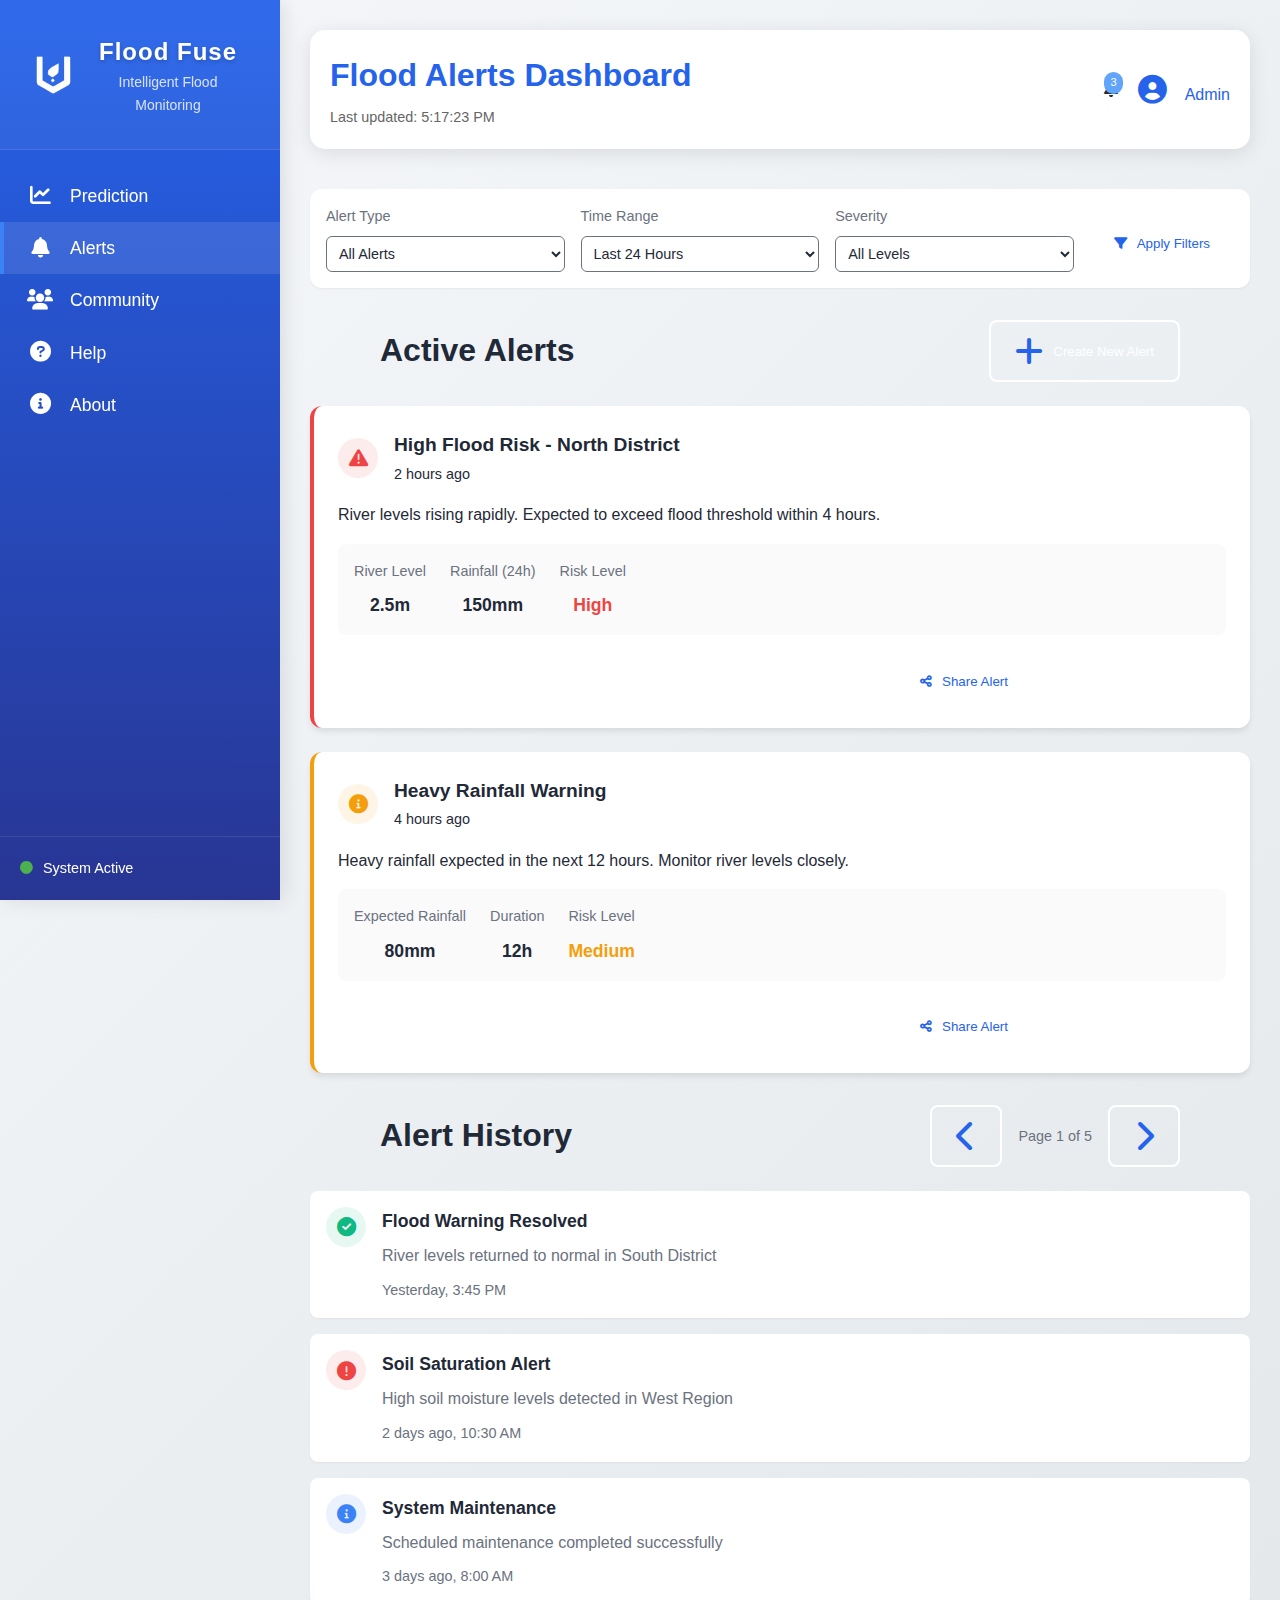
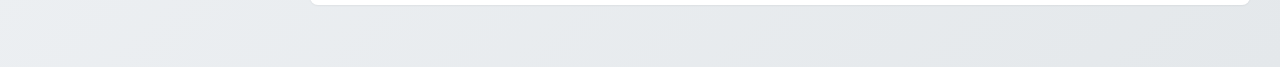
<file: pages/alert.html>
<!DOCTYPE html>
<html lang="en">
<head>
    <meta charset="UTF-8">
    <meta name="viewport" content="width=device-width, initial-scale=1.0">
    <title>Flood Alerts - Flood Fuse</title>
    <link rel="stylesheet" href="../css/styles.css">
    <link rel="stylesheet" href="https://cdnjs.cloudflare.com/ajax/libs/font-awesome/6.0.0/css/all.min.css">
    <link href="https://fonts.googleapis.com/css2?family=Poppins:wght@300;400;500;600;700&display=swap" rel="stylesheet">
</head>
<body>
    <div class="container">
        <!-- Sidebar Dashboard -->
        <nav class="sidebar">
            <div class="sidebar-header">
                <div class="sidebar-logo">
                    <img src="../assets/logo.png" alt="Flood Fuse Logo" class="sidebar-logo-img">
                    <div class="logo-text">
                        <h2>Flood Fuse</h2>
                        <p class="sidebar-subtitle">Intelligent Flood Monitoring</p>
                    </div>
                </div>
            </div>
            <ul class="nav-links">
                <li>
                    <a href="prediction.html">
                        <i class="fas fa-chart-line"></i>
                        <span>Prediction</span>
                    </a>
                </li>
                <li class="active">
                    <a href="alert.html">
                        <i class="fas fa-bell"></i>
                        <span>Alerts</span>
                    </a>
                </li>
                <li>
                    <a href="community.html">
                        <i class="fas fa-users"></i>
                        <span>Community</span>
                    </a>
                </li>
                <li>
                    <a href="help.html">
                        <i class="fas fa-question-circle"></i>
                        <span>Help</span>
                    </a>
                </li>
                <li>
                    <a href="about.html">
                        <i class="fas fa-info-circle"></i>
                        <span>About</span>
                    </a>
                </li>
            </ul>
            <div class="sidebar-footer">
                <div class="system-status">
                    <i class="fas fa-circle status-active"></i>
                    <span>System Active</span>
                </div>
            </div>
        </nav>

        <!-- Main Content -->
        <main class="main-content">
            <div class="content-header">
                <div class="header-left">
                    <h1>Flood Alerts Dashboard</h1>
                    <p class="last-updated">Last updated: <span id="lastUpdate">Just now</span></p>
                </div>
                <div class="header-right">
                    <div class="notifications">
                        <i class="fas fa-bell"></i>
                        <span class="notification-badge">3</span>
                    </div>
                    <div class="user-info">
                        <i class="fas fa-user-circle"></i>
                        <span class="username">Admin</span>
                    </div>
                </div>
            </div>

            <!-- Alert Filters -->
            <div class="alert-filters">
                <div class="filter-group">
                    <label>Alert Type</label>
                    <select class="filter-select">
                        <option value="all">All Alerts</option>
                        <option value="warning">Warnings</option>
                        <option value="alert">Alerts</option>
                        <option value="info">Information</option>
                    </select>
                </div>
                <div class="filter-group">
                    <label>Time Range</label>
                    <select class="filter-select">
                        <option value="24h">Last 24 Hours</option>
                        <option value="7d">Last 7 Days</option>
                        <option value="30d">Last 30 Days</option>
                    </select>
                </div>
                <div class="filter-group">
                    <label>Severity</label>
                    <select class="filter-select">
                        <option value="all">All Levels</option>
                        <option value="high">High</option>
                        <option value="medium">Medium</option>
                        <option value="low">Low</option>
                    </select>
                </div>
                <button class="btn primary filter-btn">
                    <i class="fas fa-filter"></i>
                    Apply Filters
                </button>
            </div>

            <!-- Active Alerts -->
            <div class="alert-section">
                <div class="section-header">
                    <h2>Active Alerts</h2>
                    <button class="btn secondary">
                        <i class="fas fa-plus"></i>
                        Create New Alert
                    </button>
                </div>
                <div class="alert-cards">
                    <div class="alert-card high-priority">
                        <div class="alert-header">
                            <div class="alert-icon">
                                <i class="fas fa-exclamation-triangle"></i>
                            </div>
                            <div class="alert-title">
                                <h3>High Flood Risk - North District</h3>
                                <span class="alert-time">2 hours ago</span>
                            </div>
                        </div>
                        <div class="alert-content">
                            <p>River levels rising rapidly. Expected to exceed flood threshold within 4 hours.</p>
                            <div class="alert-metrics">
                                <div class="metric">
                                    <span class="label">River Level</span>
                                    <span class="value">2.5m</span>
                                </div>
                                <div class="metric">
                                    <span class="label">Rainfall (24h)</span>
                                    <span class="value">150mm</span>
                                </div>
                                <div class="metric">
                                    <span class="label">Risk Level</span>
                                    <span class="value high">High</span>
                                </div>
                            </div>
                        </div>
                        <div class="alert-actions">
                            <button class="btn primary">
                                <i class="fas fa-share-alt"></i>
                                Share Alert
                            </button>
                            <button class="btn secondary">
                                <i class="fas fa-download"></i>
                                Download Report
                            </button>
                        </div>
                    </div>

                    <div class="alert-card medium-priority">
                        <div class="alert-header">
                            <div class="alert-icon">
                                <i class="fas fa-info-circle"></i>
                            </div>
                            <div class="alert-title">
                                <h3>Heavy Rainfall Warning</h3>
                                <span class="alert-time">4 hours ago</span>
                            </div>
                        </div>
                        <div class="alert-content">
                            <p>Heavy rainfall expected in the next 12 hours. Monitor river levels closely.</p>
                            <div class="alert-metrics">
                                <div class="metric">
                                    <span class="label">Expected Rainfall</span>
                                    <span class="value">80mm</span>
                                </div>
                                <div class="metric">
                                    <span class="label">Duration</span>
                                    <span class="value">12h</span>
                                </div>
                                <div class="metric">
                                    <span class="label">Risk Level</span>
                                    <span class="value medium">Medium</span>
                                </div>
                            </div>
                        </div>
                        <div class="alert-actions">
                            <button class="btn primary">
                                <i class="fas fa-share-alt"></i>
                                Share Alert
                            </button>
                            <button class="btn secondary">
                                <i class="fas fa-download"></i>
                                Download Report
                            </button>
                        </div>
                    </div>
                </div>
            </div>

            <!-- Alert History -->
            <div class="alert-section">
                <div class="section-header">
                    <h2>Alert History</h2>
                    <div class="pagination">
                        <button class="btn secondary">
                            <i class="fas fa-chevron-left"></i>
                        </button>
                        <span class="page-info">Page 1 of 5</span>
                        <button class="btn secondary">
                            <i class="fas fa-chevron-right"></i>
                        </button>
                    </div>
                </div>
                <div class="alert-history">
                    <div class="history-item">
                        <div class="history-icon">
                            <i class="fas fa-check-circle"></i>
                        </div>
                        <div class="history-content">
                            <h4>Flood Warning Resolved</h4>
                            <p>River levels returned to normal in South District</p>
                            <span class="history-time">Yesterday, 3:45 PM</span>
                        </div>
                    </div>
                    <div class="history-item">
                        <div class="history-icon">
                            <i class="fas fa-exclamation-circle"></i>
                        </div>
                        <div class="history-content">
                            <h4>Soil Saturation Alert</h4>
                            <p>High soil moisture levels detected in West Region</p>
                            <span class="history-time">2 days ago, 10:30 AM</span>
                        </div>
                    </div>
                    <div class="history-item">
                        <div class="history-icon">
                            <i class="fas fa-info-circle"></i>
                        </div>
                        <div class="history-content">
                            <h4>System Maintenance</h4>
                            <p>Scheduled maintenance completed successfully</p>
                            <span class="history-time">3 days ago, 8:00 AM</span>
                        </div>
                    </div>
                </div>
            </div>
        </main>
    </div>

    <script src="../script/script.js"></script>
    <script src="../script/alert.js"></script>
</body>
</html>
</file>
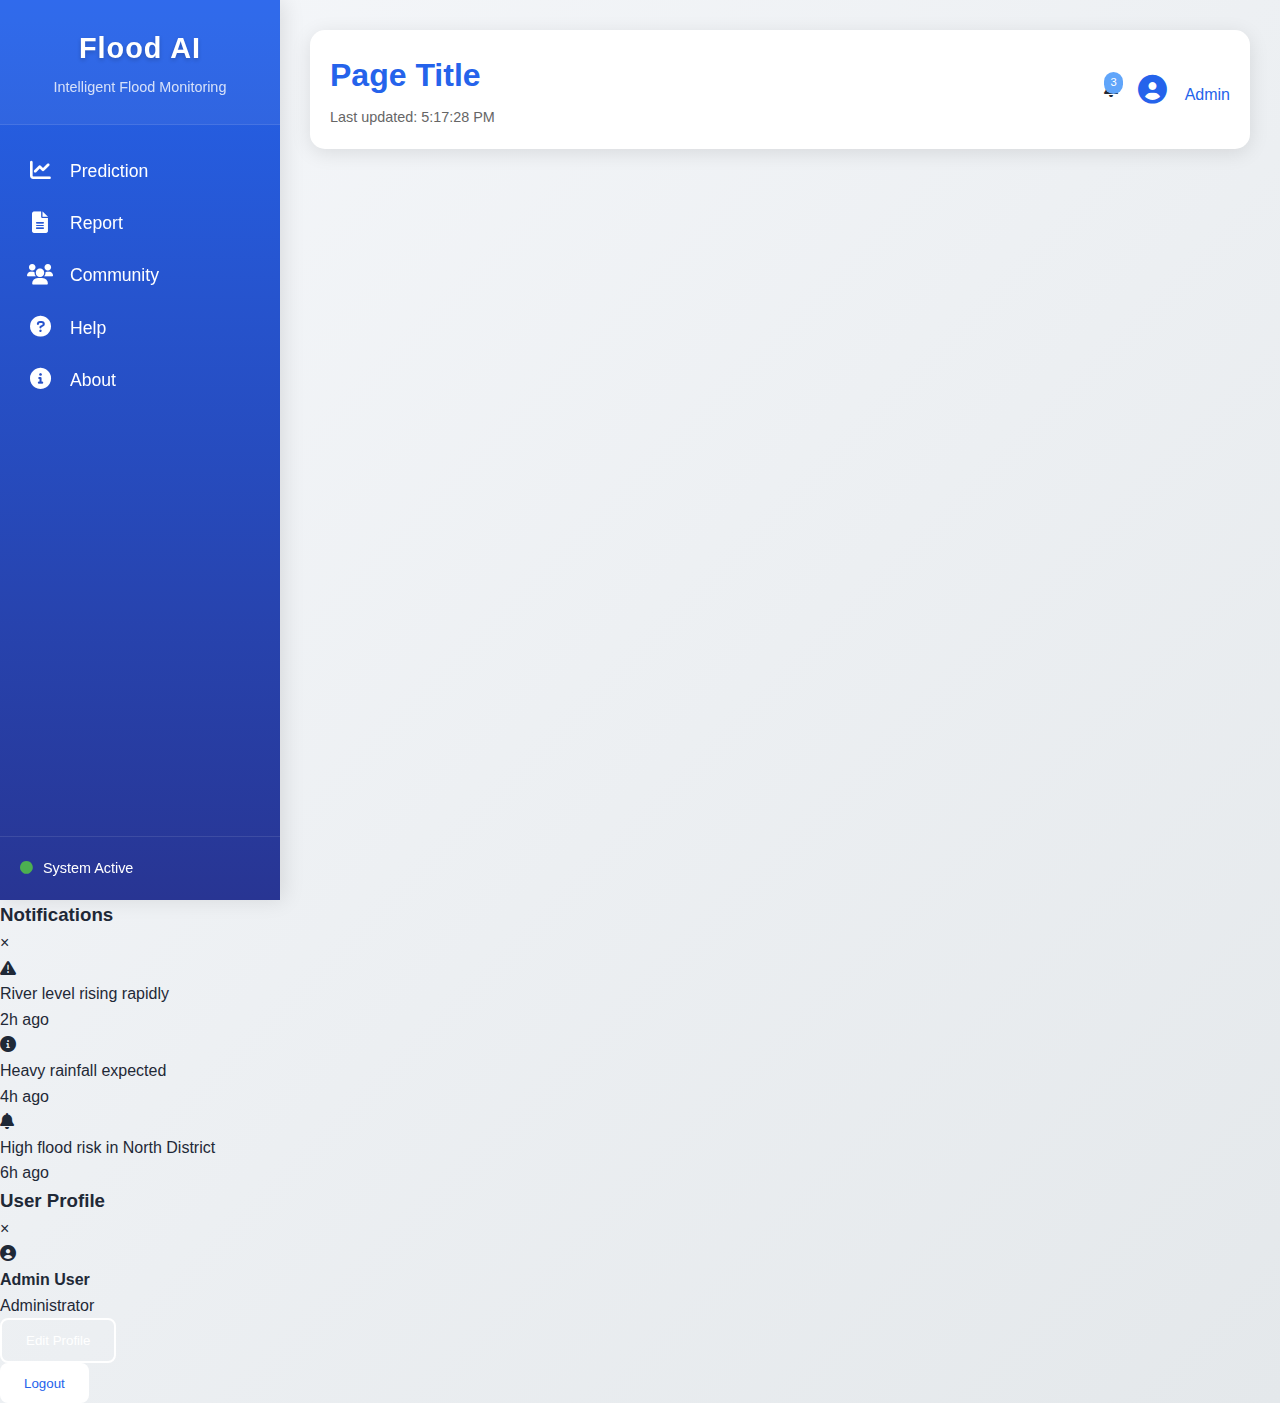
<file: pages/template.html>
<!DOCTYPE html>
<html lang="en">
<head>
    <meta charset="UTF-8">
    <meta name="viewport" content="width=device-width, initial-scale=1.0">
    <title>Flood Prediction System</title>
    <link rel="stylesheet" href="../css/styles.css">
    <link rel="stylesheet" href="https://cdnjs.cloudflare.com/ajax/libs/font-awesome/6.0.0/css/all.min.css">
</head>
<body>
    <div class="container">
        <!-- Sidebar Dashboard -->
        <nav class="sidebar">
            <div class="sidebar-header">
                <h2>Flood AI</h2>
                <p class="sidebar-subtitle">Intelligent Flood Monitoring</p>
            </div>
            <ul class="nav-links">
                <li class="nav-item" data-page="prediction">
                    <a href="prediction.html">
                        <i class="fas fa-chart-line"></i>
                        <span>Prediction</span>
                    </a>
                </li>
                <li class="nav-item" data-page="report">
                    <a href="report.html">
                        <i class="fas fa-file-alt"></i>
                        <span>Report</span>
                    </a>
                </li>
                <li class="nav-item" data-page="community">
                    <a href="community.html">
                        <i class="fas fa-users"></i>
                        <span>Community</span>
                    </a>
                </li>
                <li class="nav-item" data-page="help">
                    <a href="help.html">
                        <i class="fas fa-question-circle"></i>
                        <span>Help</span>
                    </a>
                </li>
                <li class="nav-item" data-page="about">
                    <a href="about.html">
                        <i class="fas fa-info-circle"></i>
                        <span>About</span>
                    </a>
                </li>
            </ul>
            <div class="sidebar-footer">
                <div class="system-status">
                    <i class="fas fa-circle status-active"></i>
                    <span>System Active</span>
                </div>
            </div>
        </nav>

        <!-- Main Content -->
        <main class="main-content">
            <div class="content-header">
                <div class="header-left">
                    <h1 id="page-title">Page Title</h1>
                    <p class="last-updated">Last updated: <span id="lastUpdate">Just now</span></p>
                </div>
                <div class="header-right">
                    <div class="notifications" id="notificationBtn">
                        <i class="fas fa-bell"></i>
                        <span class="notification-badge">0</span>
                    </div>
                    <div class="user-info" id="userProfile">
                        <i class="fas fa-user-circle"></i>
                        <span class="username">Admin</span>
                    </div>
                </div>
            </div>
            
            <!-- Page Content will be inserted here -->
            <div id="page-content">
                <!-- Content will be dynamically loaded -->
            </div>
        </main>
    </div>

    <!-- Notification Modal -->
    <div class="modal" id="notificationModal">
        <div class="modal-content">
            <div class="modal-header">
                <h3>Notifications</h3>
                <span class="close-modal">&times;</span>
            </div>
            <div class="modal-body">
                <div class="notification-list">
                    <!-- Notifications will be added here -->
                </div>
            </div>
        </div>
    </div>

    <!-- User Profile Modal -->
    <div class="modal" id="profileModal">
        <div class="modal-content">
            <div class="modal-header">
                <h3>User Profile</h3>
                <span class="close-modal">&times;</span>
            </div>
            <div class="modal-body">
                <div class="profile-info">
                    <div class="profile-avatar">
                        <i class="fas fa-user-circle"></i>
                    </div>
                    <div class="profile-details">
                        <h4>Admin User</h4>
                        <p>Administrator</p>
                    </div>
                </div>
                <div class="profile-actions">
                    <button class="btn secondary">Edit Profile</button>
                    <button class="btn primary">Logout</button>
                </div>
            </div>
        </div>
    </div>

    <script src="../script/script.js"></script>
</body>
</html>
</file>
<file: css/styles.css>
:root {
    --primary-color: #2563eb;
    --secondary-color: #3b82f6;
    --accent-color: #60a5fa;
    --text-color: #1f2937;
    --light-text: #6b7280;
    --background: #f3f4f6;
    --card-bg: #ffffff;
    --gradient-primary: linear-gradient(135deg, #2563eb 0%, #3b82f6 100%);
    --gradient-secondary: linear-gradient(135deg, #3b82f6 0%, #60a5fa 100%);
    --shadow-sm: 0 1px 2px 0 rgba(0, 0, 0, 0.05);
    --shadow-md: 0 4px 6px -1px rgba(0, 0, 0, 0.1);
    --shadow-lg: 0 10px 15px -3px rgba(0, 0, 0, 0.1);
    --sidebar-width: 280px;
    --sidebar-collapsed-width: 80px;
    --transition-speed: 0.3s;
    --card-shadow: 0 4px 20px rgba(0, 0, 0, 0.1);
    --hover-shadow: 0 8px 30px rgba(0, 0, 0, 0.15);
}

* {
    margin: 0;
    padding: 0;
    box-sizing: border-box;
    font-family: 'Segoe UI', Tahoma, Geneva, Verdana, sans-serif;
}

body {
    font-family: 'Poppins', sans-serif;
    color: var(--text-color);
    line-height: 1.6;
    background: linear-gradient(135deg, #f5f7fa 0%, #e4e8eb 100%);
    min-height: 100vh;
}

.container {
    display: flex;
    min-height: 100vh;
}

/* Enhanced Sidebar Styles */
.sidebar {
    width: var(--sidebar-width);
    background: linear-gradient(180deg, var(--primary-color) 0%, #283593 100%);
    color: white;
    transition: all var(--transition-speed) ease;
    position: fixed;
    height: 100vh;
    overflow-y: auto;
    z-index: 1000;
    box-shadow: 4px 0 20px rgba(0, 0, 0, 0.1);
}

.sidebar.collapsed {
    width: var(--sidebar-collapsed-width);
}

.sidebar-header {
    padding: 25px;
    text-align: center;
    border-bottom: 1px solid rgba(255, 255, 255, 0.1);
    background: rgba(255, 255, 255, 0.05);
}

.sidebar-header h2 {
    font-size: 1.8rem;
    font-weight: 600;
    letter-spacing: 1px;
    white-space: nowrap;
    overflow: hidden;
    text-shadow: 0 2px 4px rgba(0, 0, 0, 0.2);
}

.nav-links {
    list-style: none;
    padding: 20px 0;
    margin: 0;
}

.nav-links li {
    padding: 12px 25px;
    transition: all 0.3s ease;
    position: relative;
    overflow: hidden;
}

.nav-links li::before {
    content: '';
    position: absolute;
    left: 0;
    top: 0;
    height: 100%;
    width: 4px;
    background: var(--secondary-color);
    transform: scaleY(0);
    transition: transform 0.3s ease;
}

.nav-links li:hover::before {
    transform: scaleY(1);
}

.nav-links li:hover {
    background: rgba(255, 255, 255, 0.1);
    transform: translateX(5px);
}

.nav-links li.active {
    background: rgba(255, 255, 255, 0.1);
}

.nav-links li.active::before {
    transform: scaleY(1);
}

.nav-links a {
    color: white;
    text-decoration: none;
    display: flex;
    align-items: center;
    gap: 15px;
    font-size: 1.1rem;
}

.nav-links i {
    font-size: 1.3rem;
    min-width: 30px;
    text-align: center;
}

.nav-links span {
    white-space: nowrap;
    overflow: hidden;
    transition: opacity var(--transition-speed);
}

/* Enhanced Main Content Styles */
.main-content {
    flex: 1;
    margin-left: var(--sidebar-width);
    padding: 30px;
    transition: margin-left var(--transition-speed) ease;
    background: transparent;
}

.content-header {
    display: flex;
    justify-content: space-between;
    align-items: center;
    margin-bottom: 40px;
    padding: 20px;
    background: white;
    border-radius: 15px;
    box-shadow: var(--card-shadow);
}

.content-header h1 {
    color: var(--primary-color);
    font-size: 2rem;
    font-weight: 600;
}

.user-info {
    font-size: 1.8rem;
    color: var(--primary-color);
    cursor: pointer;
    transition: transform 0.3s ease;
}

.user-info:hover {
    transform: scale(1.1);
}

/* Enhanced Prediction Container Styles */
.prediction-container {
    display: grid;
    grid-template-columns: 1fr 2fr;
    gap: 30px;
}

.prediction-card {
    background: white;
    padding: 30px;
    border-radius: 15px;
    box-shadow: var(--card-shadow);
    transition: transform 0.3s ease, box-shadow 0.3s ease;
}

.prediction-card:hover {
    transform: translateY(-5px);
    box-shadow: var(--hover-shadow);
}

.risk-level {
    display: flex;
    align-items: center;
    gap: 25px;
    margin: 25px 0;
    padding: 20px;
    background: linear-gradient(135deg, #f5f7fa 0%, #e4e8eb 100%);
    border-radius: 12px;
}

.percentage {
    font-size: 3.5rem;
    font-weight: bold;
    background: linear-gradient(135deg, var(--secondary-color) 0%, var(--primary-color) 100%);
    -webkit-background-clip: text;
    -webkit-text-fill-color: transparent;
    text-shadow: 0 2px 4px rgba(0, 0, 0, 0.1);
}

.risk-indicator {
    width: 25px;
    height: 25px;
    border-radius: 50%;
    box-shadow: 0 0 10px rgba(0, 0, 0, 0.2);
}

.high-risk {
    background: linear-gradient(135deg, #ff5252 0%, #d32f2f 100%);
}

.medium-risk {
    background: linear-gradient(135deg, #ffa726 0%, #f57c00 100%);
}

.low-risk {
    background: linear-gradient(135deg, #66bb6a 0%, #388e3c 100%);
}

.river-info {
    display: flex;
    flex-direction: column;
    gap: 20px;
}

.info-item {
    display: flex;
    justify-content: space-between;
    padding: 15px;
    border-radius: 10px;
    background: rgba(0, 0, 0, 0.02);
    transition: transform 0.3s ease;
}

.info-item:hover {
    transform: translateX(5px);
    background: rgba(0, 0, 0, 0.05);
}

.label {
    color: #666;
    font-weight: 500;
}

.value {
    font-weight: bold;
    color: var(--primary-color);
    font-size: 1.1rem;
}

.map-container {
    background: white;
    padding: 30px;
    border-radius: 15px;
    box-shadow: var(--card-shadow);
    transition: transform 0.3s ease, box-shadow 0.3s ease;
}

.map-container:hover {
    transform: translateY(-5px);
    box-shadow: var(--hover-shadow);
}

.map-placeholder {
    height: 400px;
    border-radius: 8px;
    overflow: hidden;
    border: 1px solid var(--border-color);
    margin: 1rem 0;
}

.map-popup {
    padding: 10px;
}

.map-popup h4 {
    margin: 0 0 8px 0;
    color: var(--text-primary);
    font-size: 1.1rem;
}

.map-popup p {
    margin: 5px 0;
    color: var(--text-secondary);
    font-size: 0.9rem;
}

.river-monitor-point {
    color: #3498db;
    background: white;
    border-radius: 50%;
    text-align: center;
    line-height: 20px;
    box-shadow: 0 0 5px rgba(0, 0, 0, 0.3);
}

.river-monitor-point i {
    font-size: 12px;
}

.leaflet-popup-content-wrapper {
    border-radius: 8px;
    background: var(--card-bg);
}

.leaflet-popup-tip {
    background: var(--card-bg);
}

.leaflet-control-layers {
    border-radius: 8px !important;
    background: var(--card-bg) !important;
    border: 1px solid var(--border-color) !important;
    box-shadow: 0 2px 4px rgba(0, 0, 0, 0.1) !important;
}

.leaflet-control-layers-list {
    color: var(--text-primary);
}

.leaflet-control-layers-toggle {
    background-color: var(--card-bg);
    border-radius: 4px;
}

.leaflet-control-scale {
    border: none !important;
    color: var(--text-primary);
    background: var(--card-bg);
    padding: 4px 8px;
    border-radius: 4px;
    box-shadow: 0 2px 4px rgba(0, 0, 0, 0.1);
}

.leaflet-bar {
    border: none !important;
    box-shadow: 0 2px 4px rgba(0, 0, 0, 0.1) !important;
}

.leaflet-bar a {
    background: var(--card-bg) !important;
    color: var(--text-primary) !important;
    border: 1px solid var(--border-color) !important;
}

.leaflet-bar a:hover {
    background: var(--button-hover) !important;
}

/* Enhanced Responsive Design */
@media (max-width: 768px) {
    .prediction-container {
        grid-template-columns: 1fr;
    }
    
    .sidebar {
        width: var(--sidebar-collapsed-width);
    }
    
    .sidebar .nav-links span {
        opacity: 0;
    }
    
    .main-content {
        margin-left: var(--sidebar-collapsed-width);
        padding: 15px;
    }

    .content-header h1 {
        font-size: 1.5rem;
    }

    .percentage {
        font-size: 2.5rem;
    }
}

/* Add smooth scroll behavior */
html {
    scroll-behavior: smooth;
}

/* Add loading animation */
@keyframes pulse {
    0% { transform: scale(1); }
    50% { transform: scale(1.05); }
    100% { transform: scale(1); }
}

.loading {
    animation: pulse 1.5s infinite;
}

/* Add these new styles to the existing CSS file */

.sidebar-subtitle {
    font-size: 0.9rem;
    opacity: 0.8;
    margin-top: 5px;
}

.sidebar-footer {
    position: absolute;
    bottom: 0;
    width: 100%;
    padding: 20px;
    border-top: 1px solid rgba(255, 255, 255, 0.1);
}

.system-status {
    display: flex;
    align-items: center;
    gap: 10px;
    font-size: 0.9rem;
}

.status-active {
    color: #4caf50;
    font-size: 0.8rem;
}

.header-left {
    display: flex;
    flex-direction: column;
    gap: 5px;
}

.last-updated {
    font-size: 0.9rem;
    color: #666;
}

.header-right {
    display: flex;
    align-items: center;
    gap: 20px;
}

.notifications {
    position: relative;
    cursor: pointer;
}

.notification-badge {
    position: absolute;
    top: -5px;
    right: -5px;
    background: var(--accent-color);
    color: white;
    font-size: 0.7rem;
    padding: 2px 6px;
    border-radius: 10px;
}

.username {
    margin-left: 10px;
    font-weight: 500;
    font-size: 1rem;
}

.card-header {
    display: flex;
    justify-content: space-between;
    align-items: center;
    margin-bottom: 20px;
}

.risk-trend {
    display: flex;
    align-items: center;
    gap: 5px;
    font-size: 0.9rem;
}

.trend-up {
    color: #e74c3c;
}

.risk-description {
    background: rgba(0, 0, 0, 0.03);
    padding: 15px;
    border-radius: 10px;
    margin: 20px 0;
    font-size: 0.95rem;
    color: #666;
}

.info-icon {
    width: 40px;
    height: 40px;
    background: rgba(0, 0, 0, 0.03);
    border-radius: 50%;
    display: flex;
    align-items: center;
    justify-content: center;
    color: var(--primary-color);
}

.info-content {
    flex: 1;
    display: flex;
    flex-direction: column;
}

.action-buttons {
    display: flex;
    gap: 10px;
    margin-top: 20px;
}

.btn {
    padding: 10px 20px;
    border: none;
    border-radius: 8px;
    cursor: pointer;
    display: flex;
    align-items: center;
    gap: 10px;
    font-weight: 500;
    transition: all 0.3s ease;
}

.btn.primary {
    background: var(--primary-color);
    color: white;
}

.btn.secondary {
    background: var(--secondary-color);
    color: white;
}

.btn:hover {
    transform: translateY(-2px);
    box-shadow: 0 4px 10px rgba(0, 0, 0, 0.1);
}

.map-header {
    display: flex;
    justify-content: space-between;
    align-items: center;
    margin-bottom: 20px;
}

.map-controls {
    display: flex;
    gap: 10px;
}

.map-btn {
    padding: 8px 15px;
    background: white;
    border: 1px solid #ddd;
    border-radius: 6px;
    cursor: pointer;
    display: flex;
    align-items: center;
    gap: 5px;
    font-size: 0.9rem;
    transition: all 0.3s ease;
}

.map-btn:hover {
    background: #f5f5f5;
}

/* Map overlay (risk levels) styling */
.map-overlay {
    position: absolute;
    bottom: 20px;  /* Changed from top to bottom */
    left: 20px;    /* Changed from right to left */
    background: white;
    padding: 15px;
    border-radius: 8px;
    box-shadow: 0 2px 10px rgba(0, 0, 0, 0.1);
    opacity: 0;    /* Hidden by default */
    transition: opacity 0.3s ease;
    z-index: 1000; /* Ensure it stays above the map */
}

/* Show overlay on map container hover */
.map-container:hover .map-overlay {
    opacity: 1;
}

/* Adjust legend items for better visibility in bottom-left position */
.map-legend {
    display: flex;
    flex-direction: column;
    gap: 8px;
}

.map-legend h3 {
    margin: 0 0 8px 0;
    font-size: 0.9rem;
    color: var(--text-color);
}

.legend-item {
    display: flex;
    align-items: center;
    gap: 8px;
    font-size: 0.85rem;
}

.legend-color {
    width: 15px;
    height: 15px;
    border-radius: 50%;
}

.additional-info {
    display: grid;
    grid-template-columns: repeat(2, 1fr);
    gap: 20px;
    margin-top: 30px;
}

.info-card {
    background: white;
    padding: 20px;
    border-radius: 15px;
    box-shadow: var(--card-shadow);
}

.weather-items, .alert-items {
    display: flex;
    flex-direction: column;
    gap: 15px;
    margin-top: 15px;
}

.weather-item, .alert-item {
    display: flex;
    align-items: center;
    gap: 15px;
    padding: 10px;
    background: rgba(0, 0, 0, 0.02);
    border-radius: 8px;
}

.weather-item i {
    font-size: 1.5rem;
    color: var(--secondary-color);
}

.alert-item i {
    font-size: 1.2rem;
}

.alert-item i.fa-exclamation-triangle {
    color: #e74c3c;
}

.alert-item i.fa-info-circle {
    color: var(--secondary-color);
}

.alert-time {
    margin-left: auto;
    font-size: 0.8rem;
    color: #666;
}

.temp {
    margin-left: auto;
    font-weight: bold;
    color: var(--primary-color);
}

/* Add smooth transitions for all interactive elements */
.btn, .map-btn, .info-item, .weather-item, .alert-item {
    transition: all 0.3s ease;
}

/* Add hover effects */
.btn:hover, .map-btn:hover {
    transform: translateY(-2px);
    box-shadow: 0 4px 10px rgba(0, 0, 0, 0.1);
}

.weather-item:hover, .alert-item:hover {
    transform: translateX(5px);
    background: rgba(0, 0, 0, 0.05);
}

/* Home Page Styles */
.home-container {
    width: 100%;
    min-height: 100vh;
    background: var(--background);
}

/* Hero Section */
.hero-section {
    min-height: 100vh;
    display: flex;
    flex-direction: column;
    background: var(--gradient-primary);
    color: white;
    position: relative;
    overflow: hidden;
}

.hero-section::before {
    content: '';
    position: absolute;
    top: 0;
    left: 0;
    right: 0;
    bottom: 0;
    background: url('https://images.unsplash.com/photo-1519692933481-e162a57d6721?ixlib=rb-1.2.1&auto=format&fit=crop&w=1950&q=80') center/cover;
    opacity: 0.2;
    z-index: 0;
}

.home-nav {
    display: flex;
    justify-content: space-between;
    align-items: center;
    padding: 2rem;
    position: relative;
    z-index: 1;
}

.logo {
    display: flex;
    align-items: center;
    gap: 1rem;
}

.logo-icon {
    width: 50px;
    height: 50px;
    background: rgba(255, 255, 255, 0.1);
    border-radius: 12px;
    display: flex;
    align-items: center;
    justify-content: center;
}

.logo-img {
    width: 100%;
    height: 100%;
    object-fit: contain;
    border-radius: 12px;
}

.logo-text h1 {
    font-size: 1.8rem;
    font-weight: 700;
    margin: 0;
}

.logo-text p {
    font-size: 0.9rem;
    opacity: 0.8;
    margin: 0;
}

.nav-buttons {
    display: flex;
    gap: 1rem;
}

.btn {
    padding: 0.8rem 1.5rem;
    border-radius: 8px;
    font-weight: 500;
    text-decoration: none;
    transition: all 0.3s ease;
}

.btn.primary {
    background: white;
    color: var(--primary-color);
}

.btn.secondary {
    background: transparent;
    border: 2px solid white;
    color: white;
}

.btn:hover {
    transform: translateY(-2px);
    box-shadow: var(--shadow-md);
}

.hero-content {
    flex: 1;
    display: flex;
    align-items: center;
    justify-content: space-between;
    padding: 2rem;
    position: relative;
    z-index: 1;
    max-width: 1200px;
    margin: 0 auto;
    width: 100%;
}

.hero-text {
    flex: 1;
    max-width: 600px;
}

.hero-text h1 {
    font-size: 3.5rem;
    font-weight: 700;
    margin-bottom: 1.5rem;
    line-height: 1.2;
}

.hero-text p {
    font-size: 1.2rem;
    margin-bottom: 2rem;
    opacity: 0.9;
}

.hero-stats {
    display: flex;
    gap: 2rem;
    margin-top: 3rem;
}

.stat-item {
    display: flex;
    align-items: center;
    gap: 1rem;
    background: rgba(255, 255, 255, 0.1);
    padding: 1rem;
    border-radius: 12px;
    backdrop-filter: blur(10px);
}

.stat-icon {
    width: 40px;
    height: 40px;
    background: rgba(255, 255, 255, 0.2);
    border-radius: 10px;
    display: flex;
    align-items: center;
    justify-content: center;
    font-size: 1.2rem;
}

.stat-text {
    display: flex;
    flex-direction: column;
}

.stat-value {
    font-weight: 600;
    font-size: 1.1rem;
}

.stat-label {
    font-size: 0.9rem;
    opacity: 0.8;
}

.hero-image {
    flex: 1;
    display: flex;
    justify-content: center;
    align-items: center;
}

.hero-image img {
    max-width: 100%;
    height: auto;
    border-radius: 20px;
    box-shadow: var(--shadow-lg);
}

/* Features Section */
.features-section {
    padding: 6rem 2rem;
    background: var(--card-bg);
}

.section-header {
    text-align: center;
    max-width: 800px;
    margin: 0 auto 4rem;
}

.section-header h2 {
    font-size: 2.5rem;
    font-weight: 700;
    margin-bottom: 1rem;
    color: var(--text-color);
}

.section-header p {
    font-size: 1.1rem;
    color: var(--light-text);
}

.features-grid {
    display: grid;
    grid-template-columns: repeat(auto-fit, minmax(280px, 1fr));
    gap: 2rem;
    max-width: 1200px;
    margin: 0 auto;
}

.feature-card {
    background: var(--card-bg);
    padding: 2rem;
    border-radius: 16px;
    box-shadow: var(--shadow-md);
    transition: all 0.3s ease;
}

.feature-card:hover {
    transform: translateY(-5px);
    box-shadow: var(--shadow-lg);
}

.feature-icon {
    width: 60px;
    height: 60px;
    background: var(--gradient-primary);
    border-radius: 12px;
    display: flex;
    align-items: center;
    justify-content: center;
    font-size: 1.5rem;
    color: white;
    margin-bottom: 1.5rem;
}

.feature-card h3 {
    font-size: 1.3rem;
    margin-bottom: 1rem;
    color: var(--text-color);
}

.feature-card p {
    color: var(--light-text);
    margin-bottom: 1.5rem;
}

.feature-link {
    color: var(--primary-color);
    text-decoration: none;
    font-weight: 500;
    display: flex;
    align-items: center;
    gap: 0.5rem;
}

.feature-link:hover {
    gap: 1rem;
}

/* How It Works Section */
.how-it-works {
    padding: 6rem 2rem;
    background: var(--background);
}

.steps-container {
    max-width: 800px;
    margin: 0 auto;
}

.step {
    display: flex;
    align-items: flex-start;
    gap: 2rem;
    margin-bottom: 3rem;
    position: relative;
}

.step:not(:last-child)::after {
    content: '';
    position: absolute;
    left: 20px;
    top: 60px;
    bottom: -3rem;
    width: 2px;
    background: var(--accent-color);
    opacity: 0.2;
}

.step-number {
    width: 40px;
    height: 40px;
    background: var(--gradient-primary);
    color: white;
    border-radius: 50%;
    display: flex;
    align-items: center;
    justify-content: center;
    font-weight: 600;
    flex-shrink: 0;
}

.step-content {
    flex: 1;
}

.step-content h3 {
    font-size: 1.3rem;
    margin-bottom: 0.5rem;
    color: var(--text-color);
}

.step-content p {
    color: var(--light-text);
}

/* CTA Section */
.cta-section {
    padding: 6rem 2rem;
    background: var(--gradient-primary);
    color: white;
    text-align: center;
}

.cta-content {
    max-width: 800px;
    margin: 0 auto;
}

.cta-content h2 {
    font-size: 2.5rem;
    margin-bottom: 1rem;
}

.cta-content p {
    font-size: 1.2rem;
    margin-bottom: 2rem;
    opacity: 0.9;
}

.cta-buttons {
    display: flex;
    gap: 1rem;
    justify-content: center;
}

/* Footer */
.home-footer {
    background: var(--text-color);
    color: white;
    padding: 4rem 2rem 2rem;
}

.footer-content {
    display: grid;
    grid-template-columns: repeat(auto-fit, minmax(250px, 1fr));
    gap: 3rem;
    max-width: 1200px;
    margin: 0 auto;
}

.footer-logo {
    display: flex;
    align-items: center;
    gap: 1rem;
    margin-bottom: 1rem;
}

.footer-logo-img {
    width: 40px;
    height: 40px;
    object-fit: contain;
    border-radius: 8px;
}

.footer-section h3 {
    font-size: 1.2rem;
    margin-bottom: 1.5rem;
}

.footer-section ul {
    list-style: none;
}

.footer-section ul li {
    margin-bottom: 0.8rem;
}

.footer-section a {
    color: white;
    text-decoration: none;
    opacity: 0.8;
    transition: opacity 0.3s ease;
}

.footer-section a:hover {
    opacity: 1;
}

.social-links {
    display: flex;
    gap: 1rem;
    margin-top: 1.5rem;
}

.social-links a {
    width: 40px;
    height: 40px;
    background: rgba(255, 255, 255, 0.1);
    border-radius: 50%;
    display: flex;
    align-items: center;
    justify-content: center;
    font-size: 1.2rem;
}

.contact-info p {
    display: flex;
    align-items: center;
    gap: 0.8rem;
    margin-bottom: 0.8rem;
}

.footer-bottom {
    text-align: center;
    margin-top: 3rem;
    padding-top: 2rem;
    border-top: 1px solid rgba(255, 255, 255, 0.1);
}

/* Responsive Design */
@media (max-width: 768px) {
    .hero-content {
        flex-direction: column;
        text-align: center;
    }

    .hero-text {
        margin-bottom: 3rem;
    }

    .hero-stats {
        flex-direction: column;
    }

    .hero-image {
        margin-top: 2rem;
    }

    .nav-buttons {
        display: none;
    }

    .step {
        flex-direction: column;
        align-items: center;
        text-align: center;
    }

    .step:not(:last-child)::after {
        display: none;
    }

    .cta-buttons {
        flex-direction: column;
    }
}

/* Alert Page Styles */
.alert-filters {
    display: flex;
    gap: 1rem;
    margin-bottom: 2rem;
    padding: 1rem;
    background: var(--card-bg);
    border-radius: 12px;
    box-shadow: var(--shadow-sm);
}

.filter-group {
    flex: 1;
    display: flex;
    flex-direction: column;
    gap: 0.5rem;
}

.filter-group label {
    font-size: 0.9rem;
    color: var(--light-text);
}

.filter-select {
    padding: 0.5rem;
    border: 1px solid var(--light-text);
    border-radius: 6px;
    background: var(--card-bg);
    color: var(--text-color);
    font-size: 0.9rem;
}

.filter-btn {
    align-self: flex-end;
    margin-bottom: 0.5rem;
}

.alert-section {
    margin-bottom: 2rem;
}

.alert-section .section-header {
    display: flex;
    justify-content: space-between;
    align-items: center;
    margin-bottom: 1.5rem;
}

.alert-cards {
    display: grid;
    gap: 1.5rem;
}

.alert-card {
    background: var(--card-bg);
    border-radius: 12px;
    padding: 1.5rem;
    box-shadow: var(--shadow-md);
    transition: transform 0.3s ease;
}

.alert-card:hover {
    transform: translateY(-2px);
    box-shadow: var(--shadow-lg);
}

.alert-card.high-priority {
    border-left: 4px solid #ef4444;
}

.alert-card.medium-priority {
    border-left: 4px solid #f59e0b;
}

.alert-card.low-priority {
    border-left: 4px solid #10b981;
}

.alert-header {
    display: flex;
    align-items: center;
    gap: 1rem;
    margin-bottom: 1rem;
}

.alert-icon {
    width: 40px;
    height: 40px;
    border-radius: 50%;
    display: flex;
    align-items: center;
    justify-content: center;
    font-size: 1.2rem;
}

.high-priority .alert-icon {
    background: rgba(239, 68, 68, 0.1);
    color: #ef4444;
}

.medium-priority .alert-icon {
    background: rgba(245, 158, 11, 0.1);
    color: #f59e0b;
}

.low-priority .alert-icon {
    background: rgba(16, 185, 129, 0.1);
    color: #10b981;
}

.alert-title {
    flex: 1;
}

.alert-title h3 {
    margin: 0;
    font-size: 1.2rem;
    color: var(--text-color);
}

.alert-time {
    font-size: 0.9rem;
    color: var(--light-text);
}

.alert-content {
    margin-bottom: 1.5rem;
}

.alert-content p {
    margin-bottom: 1rem;
    color: var(--text-color);
}

.alert-metrics {
    display: grid;
    grid-template-columns: repeat(auto-fit, minmax(150px, 1fr));
    gap: 1rem;
    background: rgba(0, 0, 0, 0.02);
    padding: 1rem;
    border-radius: 8px;
}

.metric {
    display: flex;
    flex-direction: column;
    gap: 0.25rem;
}

.metric .label {
    font-size: 0.9rem;
    color: var(--light-text);
}

.metric .value {
    font-size: 1.1rem;
    font-weight: 600;
    color: var(--text-color);
}

.metric .value.high {
    color: #ef4444;
}

.metric .value.medium {
    color: #f59e0b;
}

.metric .value.low {
    color: #10b981;
}

.alert-actions {
    display: flex;
    gap: 1rem;
    justify-content: flex-end;
}

.alert-history {
    display: flex;
    flex-direction: column;
    gap: 1rem;
}

.history-item {
    display: flex;
    gap: 1rem;
    padding: 1rem;
    background: var(--card-bg);
    border-radius: 8px;
    box-shadow: var(--shadow-sm);
}

.history-icon {
    width: 40px;
    height: 40px;
    border-radius: 50%;
    display: flex;
    align-items: center;
    justify-content: center;
    font-size: 1.2rem;
}

.history-item:nth-child(1) .history-icon {
    background: rgba(16, 185, 129, 0.1);
    color: #10b981;
}

.history-item:nth-child(2) .history-icon {
    background: rgba(239, 68, 68, 0.1);
    color: #ef4444;
}

.history-item:nth-child(3) .history-icon {
    background: rgba(59, 130, 246, 0.1);
    color: #3b82f6;
}

.history-content {
    flex: 1;
}

.history-content h4 {
    margin: 0 0 0.5rem 0;
    font-size: 1.1rem;
    color: var(--text-color);
}

.history-content p {
    margin: 0 0 0.5rem 0;
    color: var(--light-text);
}

.history-time {
    font-size: 0.9rem;
    color: var(--light-text);
}

.pagination {
    display: flex;
    align-items: center;
    gap: 1rem;
}

.page-info {
    font-size: 0.9rem;
    color: var(--light-text);
}

/* Responsive Design */
@media (max-width: 768px) {
    .alert-filters {
        flex-direction: column;
    }

    .filter-btn {
        align-self: stretch;
    }

    .alert-metrics {
        grid-template-columns: 1fr;
    }

    .alert-actions {
        flex-direction: column;
    }

    .alert-actions .btn {
        width: 100%;
    }
}

/* Community Page Styles */
.create-post-section {
    margin-bottom: 2rem;
}

.post-card {
    background: var(--card-bg);
    border-radius: 12px;
    padding: 1.5rem;
    box-shadow: var(--shadow-md);
}

.post-form textarea {
    width: 100%;
    padding: 1rem;
    border: 1px solid var(--border-color);
    border-radius: 8px;
    margin: 1rem 0;
    resize: none;
    font-family: inherit;
}

.post-actions {
    display: flex;
    justify-content: space-between;
    align-items: center;
}

.post-attachments {
    display: flex;
    gap: 1rem;
}

.attachment-btn {
    display: flex;
    align-items: center;
    gap: 0.5rem;
    padding: 0.5rem 1rem;
    border: 1px solid var(--border-color);
    border-radius: 6px;
    background: transparent;
    color: var(--text-color);
    cursor: pointer;
    transition: all 0.3s ease;
}

.attachment-btn:hover {
    background: rgba(0, 0, 0, 0.05);
}

.feed-filters {
    display: flex;
    justify-content: space-between;
    align-items: center;
    margin-bottom: 1.5rem;
    padding: 1rem;
    background: var(--card-bg);
    border-radius: 12px;
    box-shadow: var(--shadow-sm);
}

.filter-tabs {
    display: flex;
    gap: 1rem;
}

.filter-tab {
    padding: 0.5rem 1rem;
    border: none;
    background: transparent;
    color: var(--text-color);
    cursor: pointer;
    border-radius: 6px;
    transition: all 0.3s ease;
}

.filter-tab.active {
    background: var(--primary-color);
    color: white;
}

.feed-items {
    display: flex;
    flex-direction: column;
    gap: 1.5rem;
}

.feed-item {
    background: var(--card-bg);
    border-radius: 12px;
    padding: 1.5rem;
    box-shadow: var(--shadow-md);
}

.feed-item.urgent {
    border-left: 4px solid #ef4444;
}

.post-user-info {
    display: flex;
    align-items: center;
    gap: 1rem;
    margin-bottom: 1rem;
}

.user-avatar {
    width: 48px;
    height: 48px;
    border-radius: 50%;
    object-fit: cover;
}

.user-details {
    flex: 1;
}

.user-details h3 {
    margin: 0;
    font-size: 1.1rem;
}

.post-time {
    font-size: 0.9rem;
    color: var(--light-text);
}

.post-badge {
    padding: 0.25rem 0.75rem;
    border-radius: 20px;
    font-size: 0.9rem;
    display: flex;
    align-items: center;
    gap: 0.5rem;
}

.post-badge.emergency {
    background: rgba(239, 68, 68, 0.1);
    color: #ef4444;
}

.post-badge.update {
    background: rgba(59, 130, 246, 0.1);
    color: #3b82f6;
}

.post-badge.discussion {
    background: rgba(16, 185, 129, 0.1);
    color: #10b981;
}

.post-content {
    margin-bottom: 1rem;
}

.post-content p {
    margin-bottom: 1rem;
    line-height: 1.6;
}

.post-image img {
    width: 100%;
    border-radius: 8px;
    margin-bottom: 1rem;
}

.post-gallery {
    display: grid;
    grid-template-columns: repeat(2, 1fr);
    gap: 1rem;
    margin-bottom: 1rem;
}

.post-gallery img {
    width: 100%;
    border-radius: 8px;
    aspect-ratio: 16/9;
    object-fit: cover;
}

.alert-metrics {
    display: flex;
    gap: 1.5rem;
    padding: 1rem;
    background: rgba(0, 0, 0, 0.02);
    border-radius: 8px;
    margin-bottom: 1rem;
}

.metric {
    display: flex;
    align-items: center;
    gap: 0.5rem;
    color: var(--text-color);
}

.action-btn {
    display: flex;
    align-items: center;
    gap: 0.5rem;
    padding: 0.5rem 1rem;
    border: none;
    background: transparent;
    color: var(--text-color);
    cursor: pointer;
    transition: all 0.3s ease;
}

.action-btn:hover {
    color: var(--primary-color);
}

.load-more {
    display: flex;
    justify-content: center;
    margin-top: 2rem;
}

/* Comment Modal Styles */
.comments-container {
    max-height: 400px;
    overflow-y: auto;
    margin-bottom: 1rem;
}

.comment-form {
    border-top: 1px solid var(--border-color);
    padding-top: 1rem;
}

.comment-form textarea {
    width: 100%;
    padding: 0.75rem;
    border: 1px solid var(--border-color);
    border-radius: 8px;
    margin-bottom: 1rem;
    resize: none;
    font-family: inherit;
}

/* Responsive Design */
@media (max-width: 768px) {
    .post-actions {
        flex-direction: column;
        gap: 1rem;
    }

    .post-attachments {
        width: 100%;
        justify-content: space-between;
    }

    .feed-filters {
        flex-direction: column;
        gap: 1rem;
    }

    .filter-tabs {
        width: 100%;
        overflow-x: auto;
        padding-bottom: 0.5rem;
    }

    .post-gallery {
        grid-template-columns: 1fr;
    }

    .alert-metrics {
        flex-direction: column;
        gap: 0.75rem;
    }
}

/* Help Page Styles */
.quick-support {
    display: grid;
    grid-template-columns: repeat(auto-fit, minmax(300px, 1fr));
    gap: 1.5rem;
    margin-bottom: 2rem;
}

.support-card {
    background: var(--card-bg);
    border-radius: 12px;
    padding: 1.5rem;
    box-shadow: var(--shadow-md);
    display: flex;
    gap: 1.5rem;
    transition: transform 0.3s ease;
}

.support-card:hover {
    transform: translateY(-5px);
    box-shadow: var(--shadow-lg);
}

.support-card.emergency {
    border-left: 4px solid #ef4444;
}

.support-card.chat {
    border-left: 4px solid #3b82f6;
}

.support-card.email {
    border-left: 4px solid #10b981;
}

.support-icon {
    width: 60px;
    height: 60px;
    border-radius: 12px;
    display: flex;
    align-items: center;
    justify-content: center;
    font-size: 1.5rem;
}

.emergency .support-icon {
    background: rgba(239, 68, 68, 0.1);
    color: #ef4444;
}

.chat .support-icon {
    background: rgba(59, 130, 246, 0.1);
    color: #3b82f6;
}

.email .support-icon {
    background: rgba(16, 185, 129, 0.1);
    color: #10b981;
}

.support-content {
    flex: 1;
}

.support-content h3 {
    margin-bottom: 0.5rem;
    font-size: 1.2rem;
}

.support-content p {
    color: var(--light-text);
    margin-bottom: 1rem;
}

.help-search-section {
    margin-bottom: 2rem;
}

.help-search {
    display: flex;
    gap: 1rem;
    margin-bottom: 1rem;
}

.help-search input {
    flex: 1;
    padding: 1rem;
    border: 1px solid var(--border-color);
    border-radius: 8px;
    font-size: 1rem;
}

.search-btn {
    padding: 0 1.5rem;
    background: var(--primary-color);
    color: white;
    border: none;
    border-radius: 8px;
    cursor: pointer;
    transition: background-color 0.3s ease;
}

.search-btn:hover {
    background: var(--secondary-color);
}

.help-categories {
    display: flex;
    gap: 1rem;
    overflow-x: auto;
    padding-bottom: 0.5rem;
}

.category-btn {
    padding: 0.5rem 1rem;
    border: 1px solid var(--border-color);
    border-radius: 20px;
    background: transparent;
    color: var(--text-color);
    cursor: pointer;
    transition: all 0.3s ease;
    white-space: nowrap;
}

.category-btn.active {
    background: var(--primary-color);
    color: white;
    border-color: var(--primary-color);
}

.faq-section {
    margin-bottom: 2rem;
}

.faq-section h2 {
    margin-bottom: 1.5rem;
}

.faq-container {
    display: flex;
    flex-direction: column;
    gap: 1rem;
}

.faq-item {
    background: var(--card-bg);
    border-radius: 12px;
    box-shadow: var(--shadow-sm);
    overflow: hidden;
}

.faq-question {
    padding: 1.5rem;
    display: flex;
    justify-content: space-between;
    align-items: center;
    cursor: pointer;
    transition: background-color 0.3s ease;
}

.faq-question:hover {
    background: rgba(0, 0, 0, 0.02);
}

.faq-question h3 {
    margin: 0;
    font-size: 1.1rem;
}

.faq-question i {
    transition: transform 0.3s ease;
}

.faq-item.active .faq-question i {
    transform: rotate(180deg);
}

.faq-answer {
    padding: 0 1.5rem 1.5rem;
    color: var(--light-text);
    display: none;
}

.faq-item.active .faq-answer {
    display: block;
}

.faq-answer ul, .faq-answer ol {
    margin-top: 0.5rem;
    margin-left: 1.5rem;
}

.faq-answer li {
    margin-bottom: 0.5rem;
}

.tutorials-section {
    margin-bottom: 2rem;
}

.tutorials-section h2 {
    margin-bottom: 1.5rem;
}

.tutorial-grid {
    display: grid;
    grid-template-columns: repeat(auto-fit, minmax(300px, 1fr));
    gap: 1.5rem;
}

.tutorial-card {
    background: var(--card-bg);
    border-radius: 12px;
    overflow: hidden;
    box-shadow: var(--shadow-md);
    transition: transform 0.3s ease;
    cursor: pointer;
}

.tutorial-card:hover {
    transform: translateY(-5px);
    box-shadow: var(--shadow-lg);
}

.tutorial-thumbnail {
    position: relative;
    aspect-ratio: 16/9;
}

.tutorial-thumbnail img {
    width: 100%;
    height: 100%;
    object-fit: cover;
}

.tutorial-thumbnail i {
    position: absolute;
    top: 50%;
    left: 50%;
    transform: translate(-50%, -50%);
    font-size: 3rem;
    color: white;
    text-shadow: 0 2px 4px rgba(0, 0, 0, 0.2);
    opacity: 0.8;
    transition: opacity 0.3s ease;
}

.tutorial-card:hover .tutorial-thumbnail i {
    opacity: 1;
}

.tutorial-content {
    padding: 1.5rem;
}

.tutorial-content h3 {
    margin-bottom: 0.5rem;
    font-size: 1.1rem;
}

.tutorial-content p {
    color: var(--light-text);
    margin-bottom: 0.5rem;
}

.duration {
    color: var(--light-text);
    font-size: 0.9rem;
}

.guides-section {
    margin-bottom: 2rem;
}

.guides-section h2 {
    margin-bottom: 1.5rem;
}

.guides-grid {
    display: grid;
    grid-template-columns: repeat(auto-fit, minmax(250px, 1fr));
    gap: 1.5rem;
}

.guide-card {
    background: var(--card-bg);
    border-radius: 12px;
    padding: 2rem;
    text-align: center;
    box-shadow: var(--shadow-md);
    transition: transform 0.3s ease;
    text-decoration: none;
    color: var(--text-color);
}

.guide-card:hover {
    transform: translateY(-5px);
    box-shadow: var(--shadow-lg);
}

.guide-card i {
    font-size: 2rem;
    color: var(--primary-color);
    margin-bottom: 1rem;
}

.guide-card h3 {
    margin-bottom: 0.5rem;
    font-size: 1.1rem;
}

.guide-card p {
    color: var(--light-text);
}

/* Chat Modal Styles */
.chat-container {
    display: flex;
    flex-direction: column;
    height: 400px;
}

.chat-messages {
    flex: 1;
    overflow-y: auto;
    padding: 1rem;
    background: rgba(0, 0, 0, 0.02);
    border-radius: 8px;
    margin-bottom: 1rem;
}

.chat-input {
    display: flex;
    gap: 1rem;
}

.chat-input textarea {
    flex: 1;
    padding: 0.75rem;
    border: 1px solid var(--border-color);
    border-radius: 8px;
    resize: none;
    font-family: inherit;
}

/* Responsive Design */
@media (max-width: 768px) {
    .quick-support {
        grid-template-columns: 1fr;
    }

    .help-categories {
        padding-bottom: 1rem;
    }

    .category-btn {
        flex: 0 0 auto;
    }

    .tutorial-grid, .guides-grid {
        grid-template-columns: 1fr;
    }
}

/* About Page Styles */
.about-section {
    background: var(--card-bg);
    border-radius: 15px;
    padding: 2rem;
    margin-bottom: 2rem;
    box-shadow: var(--shadow-md);
}

.section-content {
    max-width: 1200px;
    margin: 0 auto;
}

.mission-header, .section-header {
    display: flex;
    align-items: center;
    gap: 1rem;
    margin-bottom: 2rem;
}

.mission-header i, .section-header i {
    font-size: 2rem;
    color: var(--primary-color);
}

.mission-header h2, .section-header h2 {
    font-size: 2rem;
    color: var(--text-color);
    margin: 0;
}

.mission-text {
    font-size: 1.1rem;
    line-height: 1.8;
    color: var(--light-text);
    margin-bottom: 3rem;
}

.stats-grid {
    display: grid;
    grid-template-columns: repeat(auto-fit, minmax(200px, 1fr));
    gap: 2rem;
    margin-top: 2rem;
}

.stat-card {
    text-align: center;
    padding: 2rem;
    background: linear-gradient(135deg, rgba(255,255,255,0.1) 0%, rgba(255,255,255,0.05) 100%);
    border-radius: 12px;
    backdrop-filter: blur(10px);
    transition: transform 0.3s ease;
}

.stat-card:hover {
    transform: translateY(-5px);
}

.stat-card i {
    font-size: 2.5rem;
    color: var(--primary-color);
    margin-bottom: 1rem;
}

.stat-card h3 {
    font-size: 2.5rem;
    color: var(--text-color);
    margin: 0.5rem 0;
}

.stat-card p {
    color: var(--light-text);
    font-size: 1.1rem;
}

.tech-grid {
    display: grid;
    grid-template-columns: repeat(auto-fit, minmax(250px, 1fr));
    gap: 2rem;
}

.tech-card {
    padding: 2rem;
    background: white;
    border-radius: 12px;
    box-shadow: var(--shadow-sm);
    transition: transform 0.3s ease;
}

.tech-card:hover {
    transform: translateY(-5px);
    box-shadow: var(--shadow-lg);
}

.tech-icon {
    width: 60px;
    height: 60px;
    background: var(--gradient-primary);
    border-radius: 12px;
    display: flex;
    align-items: center;
    justify-content: center;
    margin-bottom: 1.5rem;
}

.tech-icon i {
    font-size: 1.8rem;
    color: white;
}

.tech-card h3 {
    font-size: 1.3rem;
    margin-bottom: 1rem;
    color: var(--text-color);
}

.tech-card p {
    color: var(--light-text);
    line-height: 1.6;
}

.team-grid {
    display: grid;
    grid-template-columns: repeat(auto-fit, minmax(250px, 1fr));
    gap: 2rem;
}

.team-card {
    background: white;
    border-radius: 12px;
    overflow: hidden;
    box-shadow: var(--shadow-sm);
    transition: transform 0.3s ease;
}

.team-card:hover {
    transform: translateY(-5px);
    box-shadow: var(--shadow-lg);
}

.team-card img {
    width: 100%;
    height: 200px;
    object-fit: cover;
}

.team-card h3 {
    margin: 1.5rem 1.5rem 0.5rem;
    font-size: 1.2rem;
    color: var(--text-color);
}

.team-card .role {
    margin: 0 1.5rem 0.5rem;
    color: var(--primary-color);
    font-weight: 500;
}

.team-card .bio {
    margin: 0 1.5rem 1.5rem;
    color: var(--light-text);
    font-size: 0.9rem;
    line-height: 1.6;
}

.contact-grid {
    display: grid;
    grid-template-columns: 1fr 2fr;
    gap: 3rem;
}

.contact-info {
    display: flex;
    flex-direction: column;
    gap: 2rem;
}

.contact-item {
    display: flex;
    align-items: flex-start;
    gap: 1rem;
}

.contact-item i {
    font-size: 1.5rem;
    color: var(--primary-color);
}

.contact-item h3 {
    margin: 0 0 0.5rem;
    font-size: 1.1rem;
    color: var(--text-color);
}

.contact-item p {
    color: var(--light-text);
    line-height: 1.6;
}

.contact-form {
    background: white;
    padding: 2rem;
    border-radius: 12px;
    box-shadow: var(--shadow-sm);
}

.form-group {
    margin-bottom: 1.5rem;
}

.form-group label {
    display: block;
    margin-bottom: 0.5rem;
    color: var(--text-color);
    font-weight: 500;
}

.form-group input,
.form-group textarea {
    width: 100%;
    padding: 0.75rem;
    border: 1px solid var(--border-color);
    border-radius: 8px;
    font-family: inherit;
    font-size: 1rem;
    transition: border-color 0.3s ease;
}

.form-group input:focus,
.form-group textarea:focus {
    outline: none;
    border-color: var(--primary-color);
}

/* Responsive Design for About Page */
@media (max-width: 768px) {
    .contact-grid {
        grid-template-columns: 1fr;
    }

    .contact-info {
        order: 2;
    }

    .contact-form {
        order: 1;
    }

    .mission-header h2,
    .section-header h2 {
        font-size: 1.5rem;
    }

    .stat-card h3 {
        font-size: 2rem;
    }

    .mission-text {
        font-size: 1rem;
    }
}

.header-controls {
    display: flex;
    align-items: center;
    gap: 20px;
    margin-top: 10px;
}

.location-selector {
    display: flex;
    align-items: center;
    gap: 10px;
}

.location-selector label {
    color: var(--light-text);
    font-size: 0.9rem;
}

.area-dropdown {
    padding: 8px 12px;
    border: 1px solid #e2e8f0;
    border-radius: 6px;
    background-color: white;
    color: var(--text-color);
    font-size: 0.9rem;
    cursor: pointer;
    transition: all 0.3s ease;
    min-width: 150px;
}

.area-dropdown:hover {
    border-color: var(--primary-color);
}

.area-dropdown:focus {
    outline: none;
    border-color: var(--primary-color);
    box-shadow: 0 0 0 2px rgba(37, 99, 235, 0.1);
}

.alert-items {
    display: flex;
    flex-direction: column;
    gap: 1rem;
}

.alert-item {
    display: flex;
    align-items: center;
    padding: 0.75rem;
    background: var(--card-bg);
    border-radius: 8px;
    border-left: 4px solid var(--primary-color);
}

.alert-item i {
    margin-right: 1rem;
    font-size: 1.2rem;
}

.alert-item i.fa-exclamation-triangle {
    color: #ff4d4d;
}

.alert-item i.fa-info-circle {
    color: #3498db;
}

.alert-time {
    margin-left: auto;
    color: var(--text-secondary);
    font-size: 0.9rem;
}

.map-container {
    background: var(--card-bg);
    border-radius: 12px;
    padding: 1.5rem;
    margin-top: 2rem;
}

.map-placeholder {
    border-radius: 8px;
    overflow: hidden;
    margin: 1rem 0;
    border: 1px solid var(--border-color);
}

.map-controls {
    display: flex;
    gap: 1rem;
}

.map-btn {
    display: flex;
    align-items: center;
    gap: 0.5rem;
    padding: 0.5rem 1rem;
    background: var(--button-bg);
    border: none;
    border-radius: 6px;
    color: var(--text-primary);
    cursor: pointer;
    transition: background 0.3s ease;
}

.map-btn:hover {
    background: var(--button-hover);
}

.map-legend {
    margin-top: 1rem;
    padding: 1rem;
    background: var(--card-bg);
    border-radius: 8px;
}

.legend-item {
    display: flex;
    align-items: center;
    margin: 0.5rem 0;
}

.legend-color {
    width: 20px;
    height: 20px;
    border-radius: 4px;
    margin-right: 0.5rem;
}

.legend-color.high-risk {
    background: rgba(255, 77, 77, 0.7);
}

.legend-color.medium-risk {
    background: rgba(255, 193, 7, 0.7);
}

.legend-color.low-risk {
    background: rgba(40, 167, 69, 0.7);
}

.map-section {
    padding: 4rem 2rem;
    background-color: #f8f9fa;
}

#map {
    height: 400px;
    width: 100%;
    border-radius: 10px;
    box-shadow: 0 4px 6px rgba(0, 0, 0, 0.1);
    margin-top: 2rem;
}

.sidebar-logo {
    display: flex;
    align-items: center;
    gap: 1rem;
    padding: 0.5rem;
}

.sidebar-logo-img {
    width: 40px;
    height: 40px;
    object-fit: contain;
    border-radius: 8px;
}

.sidebar-logo .logo-text {
    display: flex;
    flex-direction: column;
}

.sidebar-logo .logo-text h2 {
    margin: 0;
    font-size: 1.5rem;
    color: var(--text-light);
}

.sidebar-logo .sidebar-subtitle {
    margin: 0;
    font-size: 0.875rem;
    color: var(--text-light-secondary);
}
</file>
